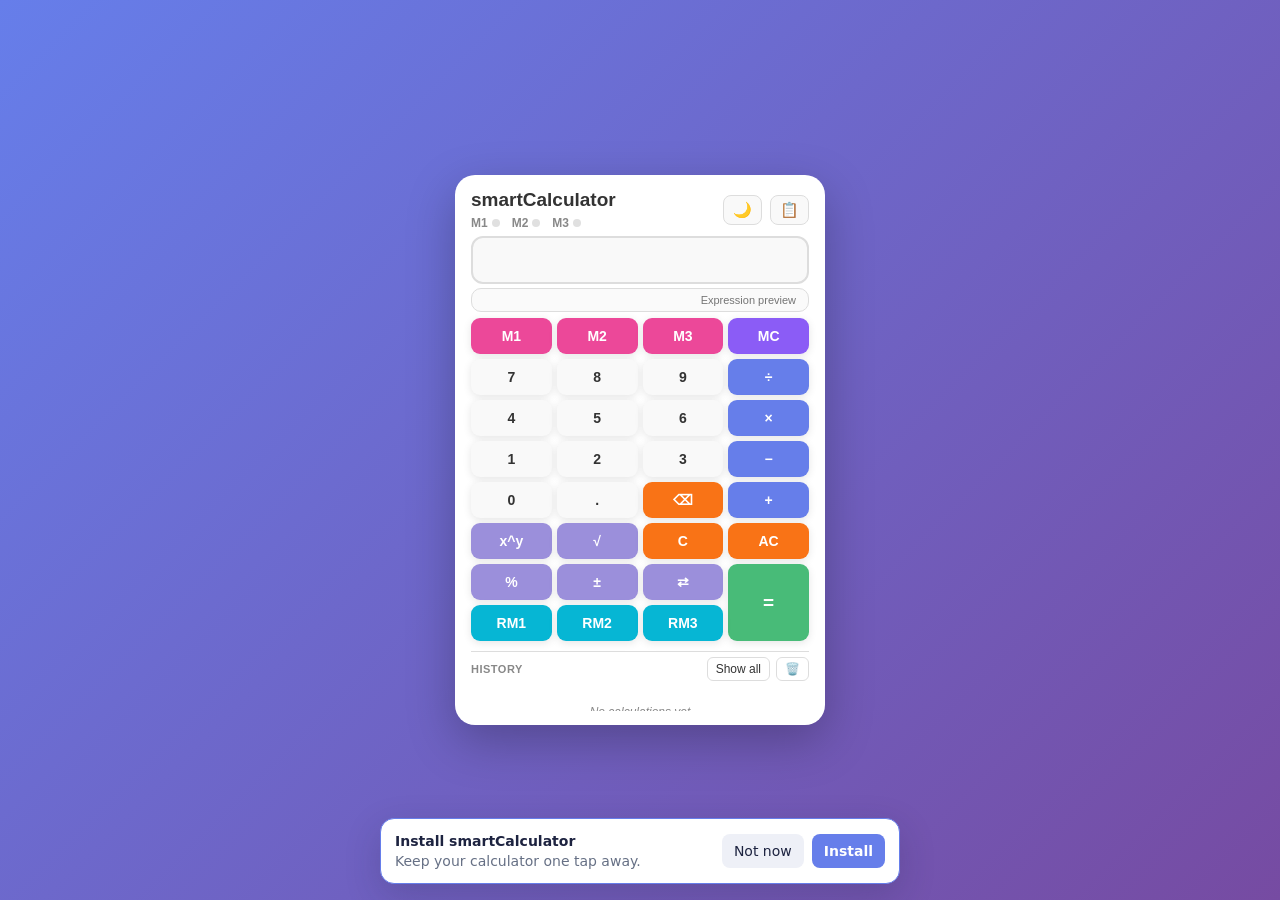
<file: index.html>
<!DOCTYPE html>
<html lang="en">
<head>
    <meta charset="UTF-8">
    <meta name="viewport" content="width=device-width, initial-scale=1.0, maximum-scale=1.0, user-scalable=no, viewport-fit=cover">
    <meta name="theme-color" content="#667eea">
    <meta name="mobile-web-app-capable" content="yes">
    <meta name="apple-mobile-web-app-capable" content="yes">
    <meta name="apple-mobile-web-app-status-bar-style" content="black-translucent">
    <meta name="apple-mobile-web-app-title" content="Calculator">
    <meta name="application-name" content="smartCalculator">
    <title>Advanced Calculator</title>
    <link rel="manifest" href="manifest.webmanifest">
    <link rel="icon" href="icons/icon-192.png" type="image/png">
    <link rel="apple-touch-icon" href="icons/icon-192.png">
    <link rel="stylesheet" href="calculator.css">
</head>
<body>
    <div class="calculator">
        <div class="header">
            <div class="left-section">
                <h1>smartCalculator</h1>
                <div class="memory-indicators">
                    <span class="mem-slot" id="mem1">M1<span class="dot"></span></span>
                    <span class="mem-slot" id="mem2">M2<span class="dot"></span></span>
                    <span class="mem-slot" id="mem3">M3<span class="dot"></span></span>
                </div>
            </div>
            <div class="right-section">
                <button class="btn-icon" id="themeToggle" onclick="toggleTheme()" title="Toggle dark/light mode">
                    <span id="themeIcon">🌙</span>
                </button>
                <button class="btn-icon" id="copyBtn" onclick="copyResult()" title="Copy result to clipboard">📋</button>
            </div>
        </div>
        
        <input type="text" id="display" class="display" readonly>
        <input type="text" id="expression" class="expression" readonly placeholder="Expression preview">
        
        <div class="button-grid">
            <!-- Memory Row -->
            <button class="btn memory" onclick="storeMemory(1)">M1</button>
            <button class="btn memory" onclick="storeMemory(2)">M2</button>
            <button class="btn memory" onclick="storeMemory(3)">M3</button>
            <button class="btn memory-clear" onclick="clearAllMemory()">MC</button>
            
            <!-- Row 1 -->
            <button class="btn" onclick="appendNumber('7')">7</button>
            <button class="btn" onclick="appendNumber('8')">8</button>
            <button class="btn" onclick="appendNumber('9')">9</button>
            <button class="btn operator" onclick="setOperator('÷')">÷</button>
            
            <!-- Row 2 -->
            <button class="btn" onclick="appendNumber('4')">4</button>
            <button class="btn" onclick="appendNumber('5')">5</button>
            <button class="btn" onclick="appendNumber('6')">6</button>
            <button class="btn operator" onclick="setOperator('×')">×</button>
            
            <!-- Row 3 -->
            <button class="btn" onclick="appendNumber('1')">1</button>
            <button class="btn" onclick="appendNumber('2')">2</button>
            <button class="btn" onclick="appendNumber('3')">3</button>
            <button class="btn operator" onclick="setOperator('−')">−</button>
            
            <!-- Row 4 -->
            <button class="btn" onclick="appendNumber('0')">0</button>
            <button class="btn" onclick="appendNumber('.')">.</button>
            <button class="btn control backspace" onclick="backspace()">⌫</button>
            <button class="btn operator" onclick="setOperator('+')">+</button>
            
            <!-- Row 5 -->
            <button class="btn function" onclick="setPower()">x^y</button>
            <button class="btn function" onclick="setSquareRoot()">√</button>
            <button class="btn control" onclick="clearCurrent()">C</button>
            <button class="btn control" onclick="clearAll()">AC</button>
            
            <!-- Row 6 (New Features & 2-row Equals) -->
            <button class="btn function" onclick="applyPercentage()" title="Percentage (%)">%</button>
            <button class="btn function" onclick="toggleSign()" title="Sign Toggle (±)">±</button>
            <button class="btn function converter-btn" onclick="openConverter()" title="Unit Converter">⇄</button>
            <button class="btn equals" onclick="calculate()" title="Calculate (=)">=</button>
            
            <!-- Recall Row (4th column occupied by tall Equals) -->
            <button class="btn memory-recall" onclick="recallMemory(1)">RM1</button>
            <button class="btn memory-recall" onclick="recallMemory(2)">RM2</button>
            <button class="btn memory-recall" onclick="recallMemory(3)">RM3</button>
        </div>
        
        <!-- History Panel -->
        <div class="history-panel">
            <div class="history-header">
                <h3>History</h3>
                <div class="history-actions">
                    <button class="btn-small history-toggle" id="historyToggle" onclick="toggleHistory()" aria-expanded="false">Show all</button>
                    <button class="btn-small" onclick="clearHistory()" title="Clear all history">🗑️</button>
                </div>
            </div>
            <div class="history-list" id="historyList">
                <p class="empty-history">No calculations yet</p>
            </div>
        </div>
    </div>

    <!-- Unit Converter Dialog -->
    <dialog class="converter-dialog" id="converterDialog">
        <div class="converter-header">
            <h2>Unit Converter</h2>
            <button class="btn-icon close-btn" type="button" onclick="closeConverter()" aria-label="Close converter">✕</button>
        </div>
        <div class="converter-tabs">
            <button class="converter-tab active" data-tab="length" type="button" onclick="setConverterCategory('length')">Length</button>
            <button class="converter-tab" data-tab="weight" type="button" onclick="setConverterCategory('weight')">Weight</button>
            <button class="converter-tab" data-tab="temp" type="button" onclick="setConverterCategory('temp')">Temp</button>
        </div>
        <div class="converter-body">
            <div class="converter-row">
                <label for="converterFromVal">From:</label>
                <div class="converter-field">
                    <input type="number" id="converterFromVal" class="converter-input" value="1" step="any" oninput="calculateConversion()">
                    <select id="converterFromUnit" class="converter-select" onchange="calculateConversion()"></select>
                </div>
            </div>
            <div class="converter-swap-row">
                <button type="button" class="btn-swap" onclick="swapConverterUnits()" title="Swap units">⇅</button>
            </div>
            <div class="converter-row">
                <label for="converterToVal">To:</label>
                <div class="converter-field">
                    <input type="text" id="converterToVal" class="converter-input" readonly>
                    <select id="converterToUnit" class="converter-select" onchange="calculateConversion()"></select>
                </div>
            </div>
        </div>
        <div class="converter-actions">
            <button class="btn-small" type="button" onclick="closeConverter()">Close</button>
            <button class="btn-small confirm-use" type="button" onclick="useConvertedValue()">📥 Use in Calculator</button>
        </div>
    </dialog>

    <dialog class="confirm-dialog" id="historyConfirmDialog">
        <h2>Clear history?</h2>
        <p>Delete all saved calculations?</p>
        <div class="confirm-actions">
            <button class="btn-small" type="button" onclick="closeHistoryDialog()">Cancel</button>
            <button class="btn-small confirm-delete" type="button" onclick="confirmClearHistory()">Delete</button>
        </div>
    </dialog>
    <style>
        #installBanner[hidden] { display: none; }
        #installBanner { position: fixed; z-index: 1000; left: 50%; bottom: max(16px, env(safe-area-inset-bottom)); transform: translateX(-50%); width: min(520px, calc(100% - 24px)); display: flex; align-items: center; justify-content: space-between; gap: 14px; padding: 14px; border: 1px solid #667eea; border-radius: 14px; background: #fff; color: #1d2340; box-shadow: 0 12px 36px #1d234033; font: 14px system-ui, sans-serif; }
        #installBanner p { margin: 4px 0 0; color: #667085; }
        #installBanner .install-actions { display: flex; gap: 8px; flex: 0 0 auto; }
        #installBanner button { width: auto; margin: 0; border: 0; border-radius: 8px; padding: 9px 12px; font: inherit; cursor: pointer; }
        #installBanner #installBtn { background: #667eea; color: #fff; font-weight: 700; }
        #installBanner #installLater { background: #eef0f7; color: #1d2340; }
        @media (max-width: 480px) { #installBanner { align-items: stretch; flex-direction: column; } #installBanner .install-actions button { flex: 1; } }
    </style>
    <aside id="installBanner" role="region" aria-label="Install smartCalculator" hidden>
        <div><strong>Install smartCalculator</strong><p>Keep your calculator one tap away.</p></div>
        <div class="install-actions">
            <button id="installLater" type="button">Not now</button>
            <button id="installBtn" type="button">Install</button>
        </div>
    </aside>
    <script src="calculator.js"></script>
    <script>
        if ('serviceWorker' in navigator) {
            window.addEventListener('load', () => {
                navigator.serviceWorker.register('./service-worker.js');
            });
        }
    </script>
</body>
</html>
</file>
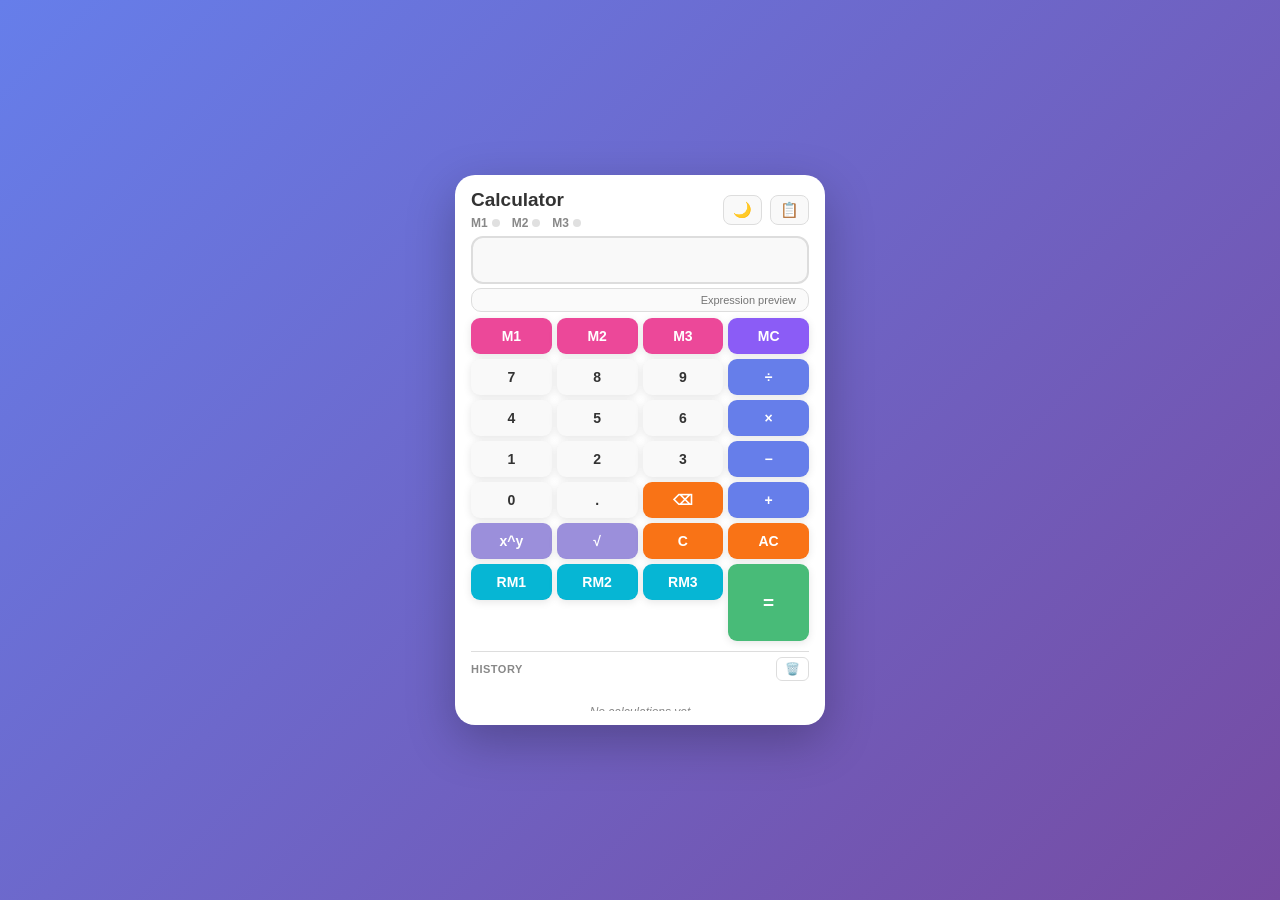
<file: calculator.html>
<!DOCTYPE html>
<html lang="en">
<head>
    <meta charset="UTF-8">
    <meta name="viewport" content="width=device-width, initial-scale=1.0">
    <title>Advanced Calculator</title>
    <link rel="stylesheet" href="calculator.css">
</head>
<body>
    <div class="calculator">
        <div class="header">
            <div class="left-section">
                <h1>Calculator</h1>
                <div class="memory-indicators">
                    <span class="mem-slot" id="mem1">M1<span class="dot"></span></span>
                    <span class="mem-slot" id="mem2">M2<span class="dot"></span></span>
                    <span class="mem-slot" id="mem3">M3<span class="dot"></span></span>
                </div>
            </div>
            <div class="right-section">
                <button class="btn-icon" id="themeToggle" onclick="toggleTheme()" title="Toggle dark/light mode">
                    <span id="themeIcon">🌙</span>
                </button>
                <button class="btn-icon" id="copyBtn" onclick="copyResult()" title="Copy result to clipboard">📋</button>
            </div>
        </div>
        
        <input type="text" id="display" class="display" readonly>
        <input type="text" id="expression" class="expression" readonly placeholder="Expression preview">
        
        <div class="button-grid">
            <!-- Memory Row -->
            <button class="btn memory" onclick="storeMemory(1)">M1</button>
            <button class="btn memory" onclick="storeMemory(2)">M2</button>
            <button class="btn memory" onclick="storeMemory(3)">M3</button>
            <button class="btn memory-clear" onclick="clearAllMemory()">MC</button>
            
            <!-- Row 1 -->
            <button class="btn" onclick="appendNumber('7')">7</button>
            <button class="btn" onclick="appendNumber('8')">8</button>
            <button class="btn" onclick="appendNumber('9')">9</button>
            <button class="btn operator" onclick="setOperator('÷')">÷</button>
            
            <!-- Row 2 -->
            <button class="btn" onclick="appendNumber('4')">4</button>
            <button class="btn" onclick="appendNumber('5')">5</button>
            <button class="btn" onclick="appendNumber('6')">6</button>
            <button class="btn operator" onclick="setOperator('×')">×</button>
            
            <!-- Row 3 -->
            <button class="btn" onclick="appendNumber('1')">1</button>
            <button class="btn" onclick="appendNumber('2')">2</button>
            <button class="btn" onclick="appendNumber('3')">3</button>
            <button class="btn operator" onclick="setOperator('−')">−</button>
            
            <!-- Row 4 -->
            <button class="btn" onclick="appendNumber('0')">0</button>
            <button class="btn" onclick="appendNumber('.')">.</button>
            <button class="btn control backspace" onclick="backspace()">⌫</button>
            <button class="btn operator" onclick="setOperator('+')">+</button>
            
            <!-- Row 5 -->
            <button class="btn function" onclick="setPower()">x^y</button>
            <button class="btn function" onclick="setSquareRoot()">√</button>
            <button class="btn control" onclick="clearCurrent()">C</button>
            <button class="btn control" onclick="clearAll()">AC</button>
            
            <!-- Recall Row -->
            <button class="btn memory-recall" onclick="recallMemory(1)">RM1</button>
            <button class="btn memory-recall" onclick="recallMemory(2)">RM2</button>
            <button class="btn memory-recall" onclick="recallMemory(3)">RM3</button>
            <button class="btn equals" onclick="calculate()" style="grid-column: span 1;">=</button>
        </div>
        
        <!-- History Panel -->
        <div class="history-panel">
            <div class="history-header">
                <h3>History</h3>
                <button class="btn-small" onclick="clearHistory()" title="Clear all history">🗑️</button>
            </div>
            <div class="history-list" id="historyList">
                <p class="empty-history">No calculations yet</p>
            </div>
        </div>
    </div>
    <script src="calculator.js"></script>
</body>
</html>
</file>
<file: calculator.css>
* {
    margin: 0;
    padding: 0;
    box-sizing: border-box;
}

:root {
    --bg-primary: #ffffff;
    --bg-secondary: #f9f9f9;
    --bg-tertiary: #fafafa;
    --text-primary: #333333;
    --text-secondary: #888888;
    --border-color: #ddd;
    --border-light: #e0e0e0;
    --shadow: 0 2px 8px rgba(0, 0, 0, 0.1);
    --shadow-hover: 0 4px 12px rgba(0, 0, 0, 0.15);
    --shadow-pressed: 0 1px 4px rgba(0, 0, 0, 0.1);
}

body.dark-mode {
    --bg-primary: #1e1e1e;
    --bg-secondary: #2a2a2a;
    --bg-tertiary: #333333;
    --text-primary: #ffffff;
    --text-secondary: #aaaaaa;
    --border-color: #444;
    --border-light: #555;
}

html {
    height: 100%;
    -webkit-text-size-adjust: 100%;
}

body {
    display: flex;
    justify-content: center;
    align-items: center;
    min-height: 100vh;
    min-height: 100dvh;
    background: linear-gradient(135deg, #667eea 0%, #764ba2 100%);
    font-family: 'Segoe UI', Tahoma, Geneva, Verdana, sans-serif;
    padding: 16px;
    transition: background 0.3s ease;
}

body.dark-mode {
    background: linear-gradient(135deg, #1a1a2e 0%, #16213e 100%);
}

.calculator {
    background: var(--bg-primary);
    border-radius: 20px;
    box-shadow: 0 20px 60px rgba(0, 0, 0, 0.3);
    padding: 16px 18px;
    width: 100%;
    max-width: 390px;
    transition: background 0.3s ease, box-shadow 0.3s ease;
    color: var(--text-primary);
}

.header {
    display: flex;
    justify-content: space-between;
    align-items: center;
    margin-bottom: 10px;
}

.left-section {
    flex: 1;
}

.calculator h1 {
    color: var(--text-primary);
    font-size: 24px;
    margin: 0;
    transition: color 0.3s ease;
}

.memory-indicators {
    display: flex;
    gap: 12px;
    font-size: 12px;
    font-weight: 600;
    margin-top: 5px;
}

.mem-slot {
    color: var(--text-secondary);
    position: relative;
    display: flex;
    align-items: center;
    gap: 4px;
    transition: color 0.3s ease;
}

.dot {
    width: 8px;
    height: 8px;
    border-radius: 50%;
    background: var(--border-light);
    transition: background 0.3s ease, box-shadow 0.3s ease;
}

.dot.active {
    background: #667eea;
    box-shadow: 0 0 8px rgba(102, 126, 234, 0.5);
    animation: pulse 0.5s ease;
}

@keyframes pulse {
    0% { transform: scale(0.8); opacity: 0.5; }
    50% { transform: scale(1.1); }
    100% { transform: scale(1); opacity: 1; }
}

.right-section {
    display: flex;
    gap: 8px;
}

.btn-icon {
    background: var(--bg-secondary);
    border: 1px solid var(--border-color);
    border-radius: 8px;
    padding: 8px 12px;
    font-size: 18px;
    cursor: pointer;
    transition: all 0.2s ease;
    color: var(--text-primary);
}

.btn-icon:hover {
    background: var(--bg-tertiary);
    transform: translateY(-2px);
    box-shadow: var(--shadow);
}

.btn-icon:active {
    transform: translateY(0);
    box-shadow: var(--shadow-pressed);
}

.btn-icon.copied {
    animation: copyFeedback 0.3s ease;
}

@keyframes copyFeedback {
    0% { transform: scale(0.95); }
    50% { transform: scale(1.1); }
    100% { transform: scale(1); }
}

.display {
    width: 100%;
    height: 54px;
    margin-bottom: 6px;
    padding: 15px;
    font-size: 28px;
    border: 2px solid var(--border-color);
    border-radius: 12px;
    text-align: right;
    background: var(--bg-secondary);
    color: var(--text-primary);
    font-weight: bold;
    transition: all 0.3s ease;
}

.display:focus {
    outline: none;
    border-color: #667eea;
    box-shadow: 0 0 8px rgba(102, 126, 234, 0.3);
}

.expression {
    width: 100%;
    height: 31px;
    padding: 8px 15px;
    font-size: 12px;
    border: 1px solid var(--border-color);
    border-radius: 10px;
    text-align: right;
    background: var(--bg-tertiary);
    color: var(--text-secondary);
    margin-bottom: 8px;
    transition: all 0.3s ease;
}

.expression:focus {
    outline: none;
    border-color: #667eea;
}

.button-grid {
    display: grid;
    grid-template-columns: repeat(4, 1fr);
    gap: 6px;
    margin-bottom: 8px;
}

.btn {
    padding: 12px;
    min-height: 48px;
    font-size: 14px;
    border: none;
    border-radius: 10px;
    cursor: pointer;
    font-weight: bold;
    transition: all 0.2s ease;
    background: var(--bg-secondary);
    color: var(--text-primary);
    display: flex;
    align-items: center;
    justify-content: center;
    box-shadow: var(--shadow);
}

.btn:hover {
    background: var(--bg-tertiary);
    transform: translateY(-2px);
    box-shadow: var(--shadow-hover);
}

.btn:active {
    transform: translateY(0);
    box-shadow: var(--shadow-pressed);
}

/* Operator buttons */
.btn.operator {
    background: #667eea;
    color: white;
    transition: all 0.2s ease;
}

.btn.operator:hover {
    background: #5568d3;
}

.btn.operator:active {
    background: #4557c0;
}

/* Function buttons (Power, Square Root) */
.btn.function {
    background: #9b8fdb;
    color: white;
    transition: all 0.2s ease;
}

.btn.function:hover {
    background: #8b7fd0;
}

.btn.function:active {
    background: #7b6fc5;
}

/* Control buttons (C, AC, Backspace) */
.btn.control {
    background: #f97316;
    color: white;
    transition: all 0.2s ease;
}

.btn.control:hover {
    background: #e86c1a;
}

.btn.control:active {
    background: #d9611f;
}

/* Equals button */
.btn.equals {
    background: #48bb78;
    color: white;
    font-size: 18px;
    grid-row: span 2;
    height: 100%;
    transition: all 0.2s ease;
}

.btn.equals:hover {
    background: #38a169;
}

.btn.equals:active {
    background: #297d5d;
}

/* Memory store buttons */
.btn.memory {
    background: #ec4899;
    color: white;
    font-size: 14px;
    transition: all 0.2s ease;
}

.btn.memory:hover {
    background: #db2777;
}

.btn.memory:active {
    background: #c91b63;
}

/* Memory clear button */
.btn.memory-clear {
    background: #8b5cf6;
    color: white;
    font-size: 14px;
    transition: all 0.2s ease;
}

.btn.memory-clear:hover {
    background: #7c3aed;
}

.btn.memory-clear:active {
    background: #6d28d9;
}

/* Memory recall buttons */
.btn.memory-recall {
    background: #06b6d4;
    color: white;
    font-size: 14px;
    transition: all 0.2s ease;
}

.btn.memory-recall:hover {
    background: #0891b2;
}

.btn.memory-recall:active {
    background: #0e7490;
}

/* ============= HISTORY PANEL ============= */
.history-panel {
    border-top: 1px solid var(--border-color);
    padding-top: 8px;
    margin-top: 8px;
    max-height: 140px;
    display: flex;
    flex-direction: column;
        font-size: 12px;
    transition: all 0.3s ease;
}

.history-header {
    display: flex;
    justify-content: space-between;
    align-items: center;
    margin-bottom: 8px;
}

.history-actions {
    display: flex;
    align-items: center;
    gap: 6px;
}

.history-header h3 {
    font-size: 14px;
    color: var(--text-secondary);
    margin: 0;
    font-weight: 600;
    text-transform: uppercase;
    letter-spacing: 0.5px;
}

.btn-small {
    background: transparent;
    border: 1px solid var(--border-color);
    border-radius: 6px;
    padding: 4px 8px;
    font-size: 12px;
    cursor: pointer;
    transition: all 0.2s ease;
    color: var(--text-primary);
}

.btn-small:hover {
    background: var(--bg-secondary);
    border-color: var(--text-secondary);
}

.history-list {
    overflow-x: hidden;
    overflow-y: auto;
    flex: 1;
    max-height: 30px;
    transition: max-height 0.25s ease;
}

.history-panel.expanded .history-list {
    max-height: 140px;
}

.history-list::-webkit-scrollbar {
    width: 6px;
}

.history-list::-webkit-scrollbar-track {
    background: var(--bg-tertiary);
    border-radius: 10px;
}

.history-list::-webkit-scrollbar-thumb {
    background: var(--border-color);
    border-radius: 10px;
}

.history-list::-webkit-scrollbar-thumb:hover {
    background: var(--border-light);
}

.history-item {
    width: 100%;
    min-width: 0;
    padding: 6px 8px;
    margin-bottom: 3px;
    background: var(--bg-secondary);
    border-radius: 8px;
    font-size: 12px;
    cursor: pointer;
    display: flex;
    justify-content: space-between;
    align-items: center;
    transition: all 0.2s ease;
    color: var(--text-primary);
    animation: slideIn 0.3s ease;
}

.history-item span:first-child {
    min-width: 0;
    overflow: hidden;
    text-overflow: ellipsis;
    white-space: nowrap;
}

.history-arrow {
    flex-shrink: 0;
    margin-left: 8px;
}

@keyframes slideIn {
    from {
        opacity: 0;
        transform: translateX(-10px);
    }
    to {
        opacity: 1;
        transform: translateX(0);
    }
}

.history-item:hover {
    background: var(--bg-tertiary);
    transform: translateX(4px);
    color: #667eea;
}

.confirm-dialog {
    border: 1px solid var(--border-color);
    border-radius: 10px;
    padding: 18px;
    color: var(--text-primary);
    background: var(--bg-primary);
    box-shadow: 0 12px 35px rgba(0, 0, 0, 0.25);
    max-width: calc(100vw - 32px);
}

.confirm-dialog::backdrop {
    background: rgba(0, 0, 0, 0.35);
}

.confirm-dialog h2 {
    font-size: 18px;
    margin-bottom: 6px;
}

.confirm-dialog p {
    color: var(--text-secondary);
    font-size: 14px;
    margin-bottom: 14px;
}

.confirm-actions {
    display: flex;
    justify-content: flex-end;
    gap: 8px;
}

.confirm-delete {
    color: #c53030;
}

.history-arrow {
    color: var(--text-secondary);
    font-size: 10px;
    opacity: 0;
    transition: opacity 0.2s ease;
}

.history-item:hover .history-arrow {
    opacity: 1;
}

.empty-history {
    text-align: center;
    color: var(--text-secondary);
    font-size: 12px;
    padding: 20px 10px;
    font-style: italic;
}

@media (max-width: 767px) {
    html {
        height: 100%;
        overflow: hidden;
        -webkit-text-size-adjust: 100%;
    }

    body {
        align-items: stretch;
        height: 100%;
        height: 100dvh;
        min-height: 100dvh;
        overflow: hidden;
        padding: 0;
        overscroll-behavior: none;
        touch-action: manipulation;
    }

    .calculator {
        border-radius: 0;
        width: 100%;
        height: 100%;
        height: 100dvh;
        min-height: 100dvh;
        max-height: 100dvh;
        max-width: none;
        display: flex;
        flex-direction: column;
        overflow: hidden;
        overscroll-behavior: none;
        padding: max(8px, env(safe-area-inset-top)) max(10px, env(safe-area-inset-right)) max(8px, env(safe-area-inset-bottom)) max(10px, env(safe-area-inset-left));
        touch-action: manipulation;
        box-shadow: none;
    }

    .header {
        margin-bottom: 6px;
        flex-shrink: 0;
    }

    .calculator h1 {
        font-size: 20px;
    }

    .memory-indicators {
        font-size: 11px;
        gap: 10px;
        margin-top: 3px;
    }

    .btn-icon {
        padding: 6px 10px;
        font-size: 16px;
    }

    .display {
        height: clamp(44px, 7.5vh, 56px);
        font-size: clamp(22px, 6vw, 30px);
        padding: 8px 12px;
        margin-bottom: 4px;
        flex-shrink: 0;
    }

    .expression {
        height: clamp(24px, 4vh, 30px);
        font-size: clamp(11px, 3vw, 13px);
        padding: 4px 12px;
        margin-bottom: 6px;
        flex-shrink: 0;
    }

    .button-grid {
        flex: 1 1 0;
        min-height: 0;
        display: grid;
        grid-template-columns: repeat(4, 1fr);
        grid-template-rows: repeat(8, 1fr);
        gap: clamp(3px, 1vh, 6px);
        margin-bottom: 4px;
    }

    .btn {
        padding: 0;
        min-height: 0;
        height: 100%;
        width: 100%;
        font-size: clamp(12px, 3.8vw, 16px);
        border-radius: 8px;
        user-select: none;
        -webkit-user-select: none;
        touch-action: manipulation;
    }

    .btn.equals {
        grid-row: span 2;
        font-size: clamp(16px, 5vw, 22px);
    }

    .history-panel {
        flex-shrink: 0;
        min-height: 0;
        padding-top: 4px;
        margin-top: auto;
        border-top: 1px solid var(--border-color);
        overflow: hidden;
    }

    .history-header {
        margin-bottom: 4px;
    }

    .history-header h3 {
        font-size: 12px;
    }

    .history-list {
        max-height: 28px;
        overflow-y: auto;
        overscroll-behavior: contain;
        -webkit-overflow-scrolling: touch;
    }

    .history-panel.expanded {
        max-height: clamp(75px, 16vh, 110px);
    }

    .history-panel.expanded .history-list {
        max-height: clamp(48px, 12vh, 80px);
    }

    .history-item {
        padding: 4px 6px;
        margin-bottom: 2px;
        font-size: 11px;
    }
}

/* Responsive Design - Tablet and Desktop */
@media (min-width: 768px) {
    html {
        height: 100%;
        overflow-y: auto;
    }

    body {
        min-height: 100vh;
        padding: 16px;
        overflow-y: auto;
        display: flex;
        justify-content: center;
        align-items: center;
    }

    .calculator {
        padding: 14px 16px;
        width: 100%;
        max-width: 370px;
        margin: auto;
        border-radius: 20px;
        box-shadow: 0 16px 48px rgba(0, 0, 0, 0.25);
        display: flex;
        flex-direction: column;
        overflow: hidden;
    }

    .calculator h1 {
        font-size: 19px;
    }

    .header {
        margin-bottom: 6px;
        flex-shrink: 0;
    }

    .btn-icon {
        padding: 5px 9px;
        font-size: 15px;
    }

    .display {
        height: 48px;
        font-size: 25px;
        padding: 6px 12px;
        margin-bottom: 4px;
        flex-shrink: 0;
    }

    .expression {
        height: 24px;
        font-size: 11px;
        padding: 3px 12px;
        margin-bottom: 6px;
        flex-shrink: 0;
    }

    .button-grid {
        display: grid;
        grid-template-columns: repeat(4, 1fr);
        grid-template-rows: repeat(8, auto);
        gap: 5px;
        margin-bottom: 6px;
    }

    .btn {
        padding: 7px 5px;
        min-height: 36px;
        font-size: 14px;
        border-radius: 9px;
    }

    .btn.equals {
        grid-row: span 2;
        min-height: calc(36px * 2 + 5px);
        font-size: 19px;
    }

    .history-panel {
        flex-shrink: 0;
        padding-top: 5px;
        margin-top: 4px;
        border-top: 1px solid var(--border-color);
        max-height: 120px;
        overflow: hidden;
    }

    .history-header {
        margin-bottom: 4px;
    }

    .history-header h3 {
        font-size: 11px;
    }

    .history-list {
        max-height: 26px;
        overflow-y: auto;
        overscroll-behavior: contain;
    }

    .history-panel.expanded {
        max-height: 105px;
    }

    .history-panel.expanded .history-list {
        max-height: 68px;
    }

    .history-item {
        padding: 3px 6px;
        margin-bottom: 2px;
        font-size: 11px;
    }
}

/* Touch device optimizations */
@media (hover: none) and (pointer: coarse) {
    .btn {
        touch-action: manipulation;
    }
    
    .btn:hover {
        transform: none;
    }
    
    .btn:active {
        transform: scale(0.96);
    }
}

/* ============= CONVERTER DIALOG ============= */
.converter-dialog {
    border: 1px solid var(--border-color);
    border-radius: 16px;
    padding: 16px;
    color: var(--text-primary);
    background: var(--bg-primary);
    box-shadow: 0 16px 48px rgba(0, 0, 0, 0.35);
    max-width: 380px;
    width: calc(100vw - 32px);
    margin: auto;
}

.converter-dialog::backdrop {
    background: rgba(0, 0, 0, 0.45);
    backdrop-filter: blur(2px);
}

.converter-header {
    display: flex;
    justify-content: space-between;
    align-items: center;
    margin-bottom: 12px;
}

.converter-header h2 {
    font-size: 16px;
    color: var(--text-primary);
    margin: 0;
}

.converter-header .close-btn {
    padding: 4px 8px;
    font-size: 14px;
}

.converter-tabs {
    display: flex;
    gap: 4px;
    margin-bottom: 14px;
    background: var(--bg-secondary);
    padding: 4px;
    border-radius: 10px;
}

.converter-tab {
    flex: 1;
    padding: 6px 4px;
    font-size: 12px;
    font-weight: 600;
    border: none;
    border-radius: 6px;
    background: transparent;
    color: var(--text-secondary);
    cursor: pointer;
    transition: all 0.2s ease;
}

.converter-tab:hover {
    color: var(--text-primary);
}

.converter-tab.active {
    background: #667eea;
    color: white;
    box-shadow: 0 2px 6px rgba(102, 126, 234, 0.3);
}

.converter-body {
    display: flex;
    flex-direction: column;
    gap: 8px;
    margin-bottom: 14px;
}

.converter-row {
    display: flex;
    flex-direction: column;
    gap: 4px;
}

.converter-row label {
    font-size: 12px;
    font-weight: 600;
    color: var(--text-secondary);
}

.converter-field {
    display: flex;
    gap: 6px;
}

.converter-input {
    flex: 1;
    padding: 8px 10px;
    font-size: 15px;
    font-weight: 600;
    border: 1px solid var(--border-color);
    border-radius: 8px;
    background: var(--bg-secondary);
    color: var(--text-primary);
    outline: none;
}

.converter-input:focus {
    border-color: #667eea;
}

.converter-select {
    flex: 1.3;
    padding: 8px 6px;
    font-size: 12px;
    border: 1px solid var(--border-color);
    border-radius: 8px;
    background: var(--bg-secondary);
    color: var(--text-primary);
    outline: none;
    cursor: pointer;
}

.converter-select:focus {
    border-color: #667eea;
}

.converter-swap-row {
    display: flex;
    justify-content: center;
    margin: -2px 0;
}

.btn-swap {
    background: var(--bg-secondary);
    border: 1px solid var(--border-color);
    border-radius: 50%;
    width: 28px;
    height: 28px;
    font-size: 14px;
    display: flex;
    align-items: center;
    justify-content: center;
    cursor: pointer;
    color: var(--text-primary);
    transition: all 0.2s ease;
}

.btn-swap:hover {
    background: var(--bg-tertiary);
    transform: rotate(180deg);
}

.converter-actions {
    display: flex;
    justify-content: flex-end;
    gap: 8px;
}

.confirm-use {
    background: #48bb78;
    color: white;
    border-color: #48bb78;
}

.confirm-use:hover {
    background: #38a169;
    color: white;
    border-color: #38a169;
}
</file>
